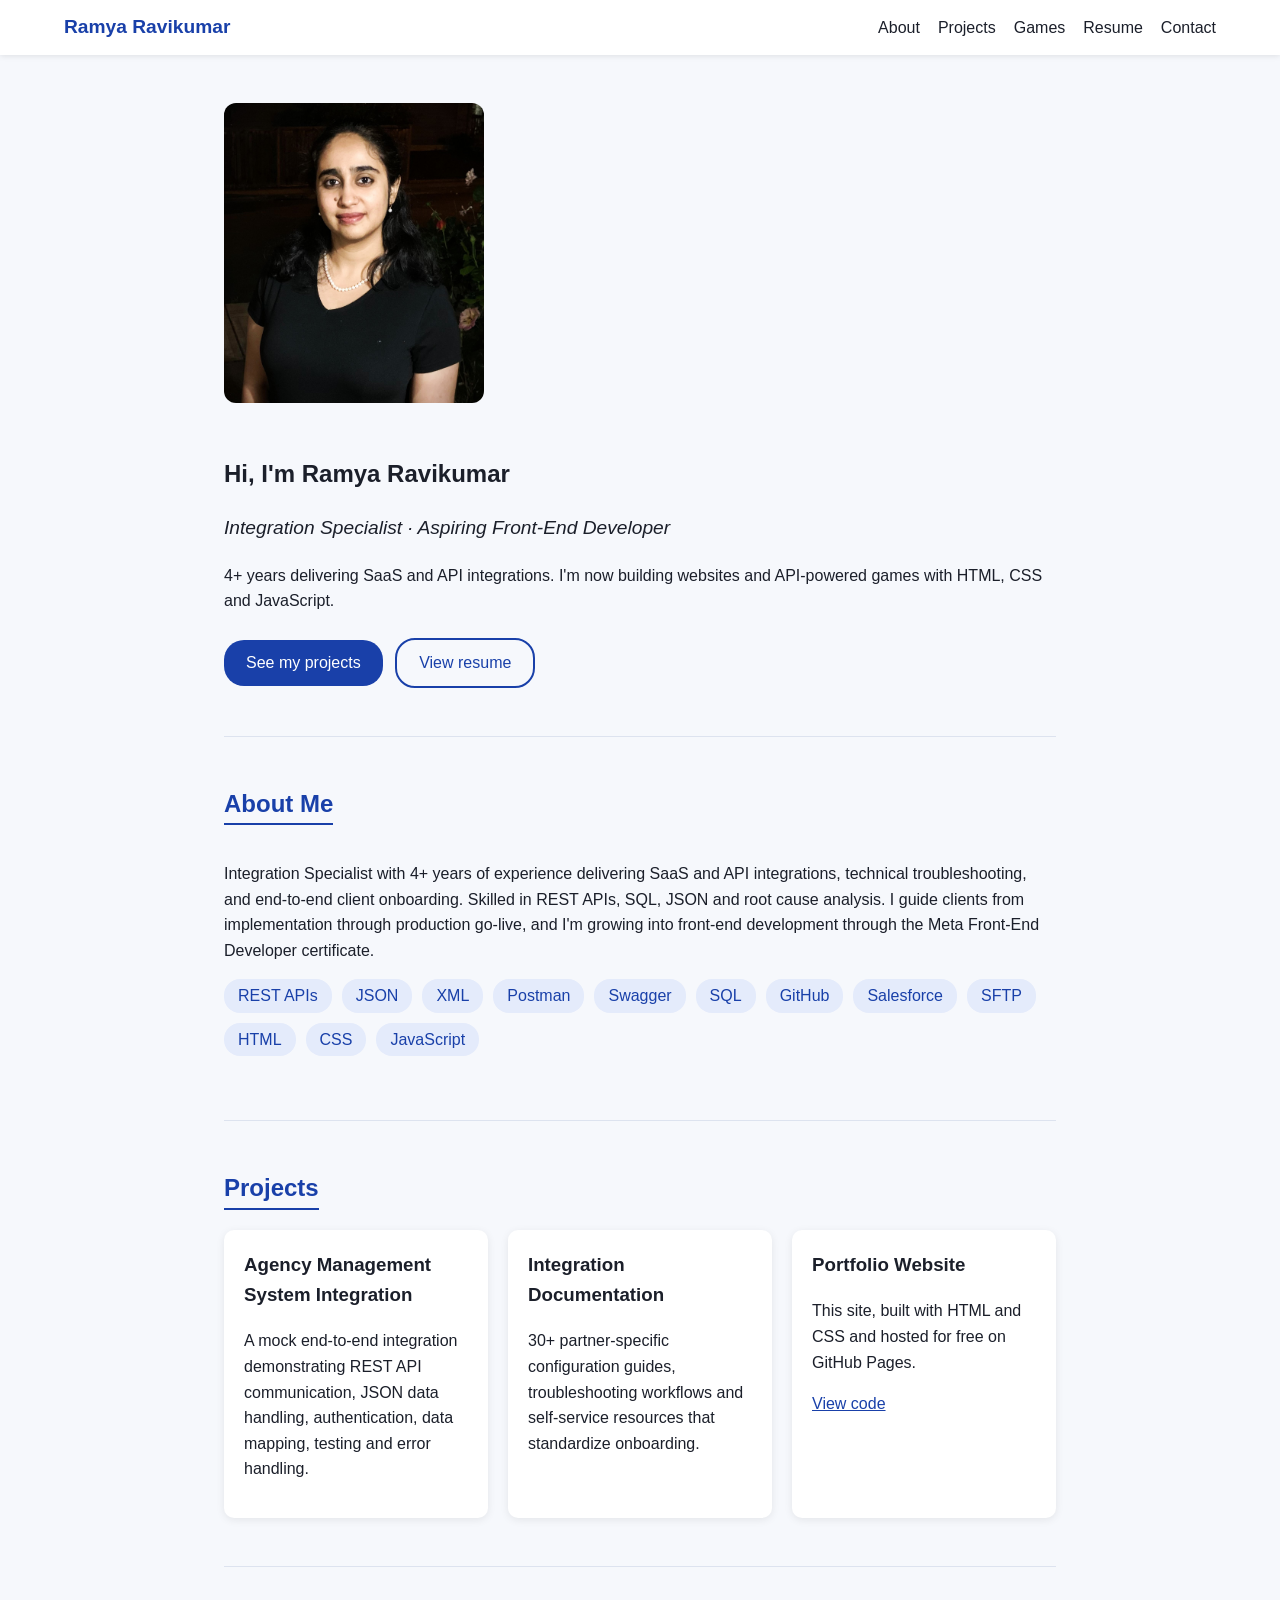
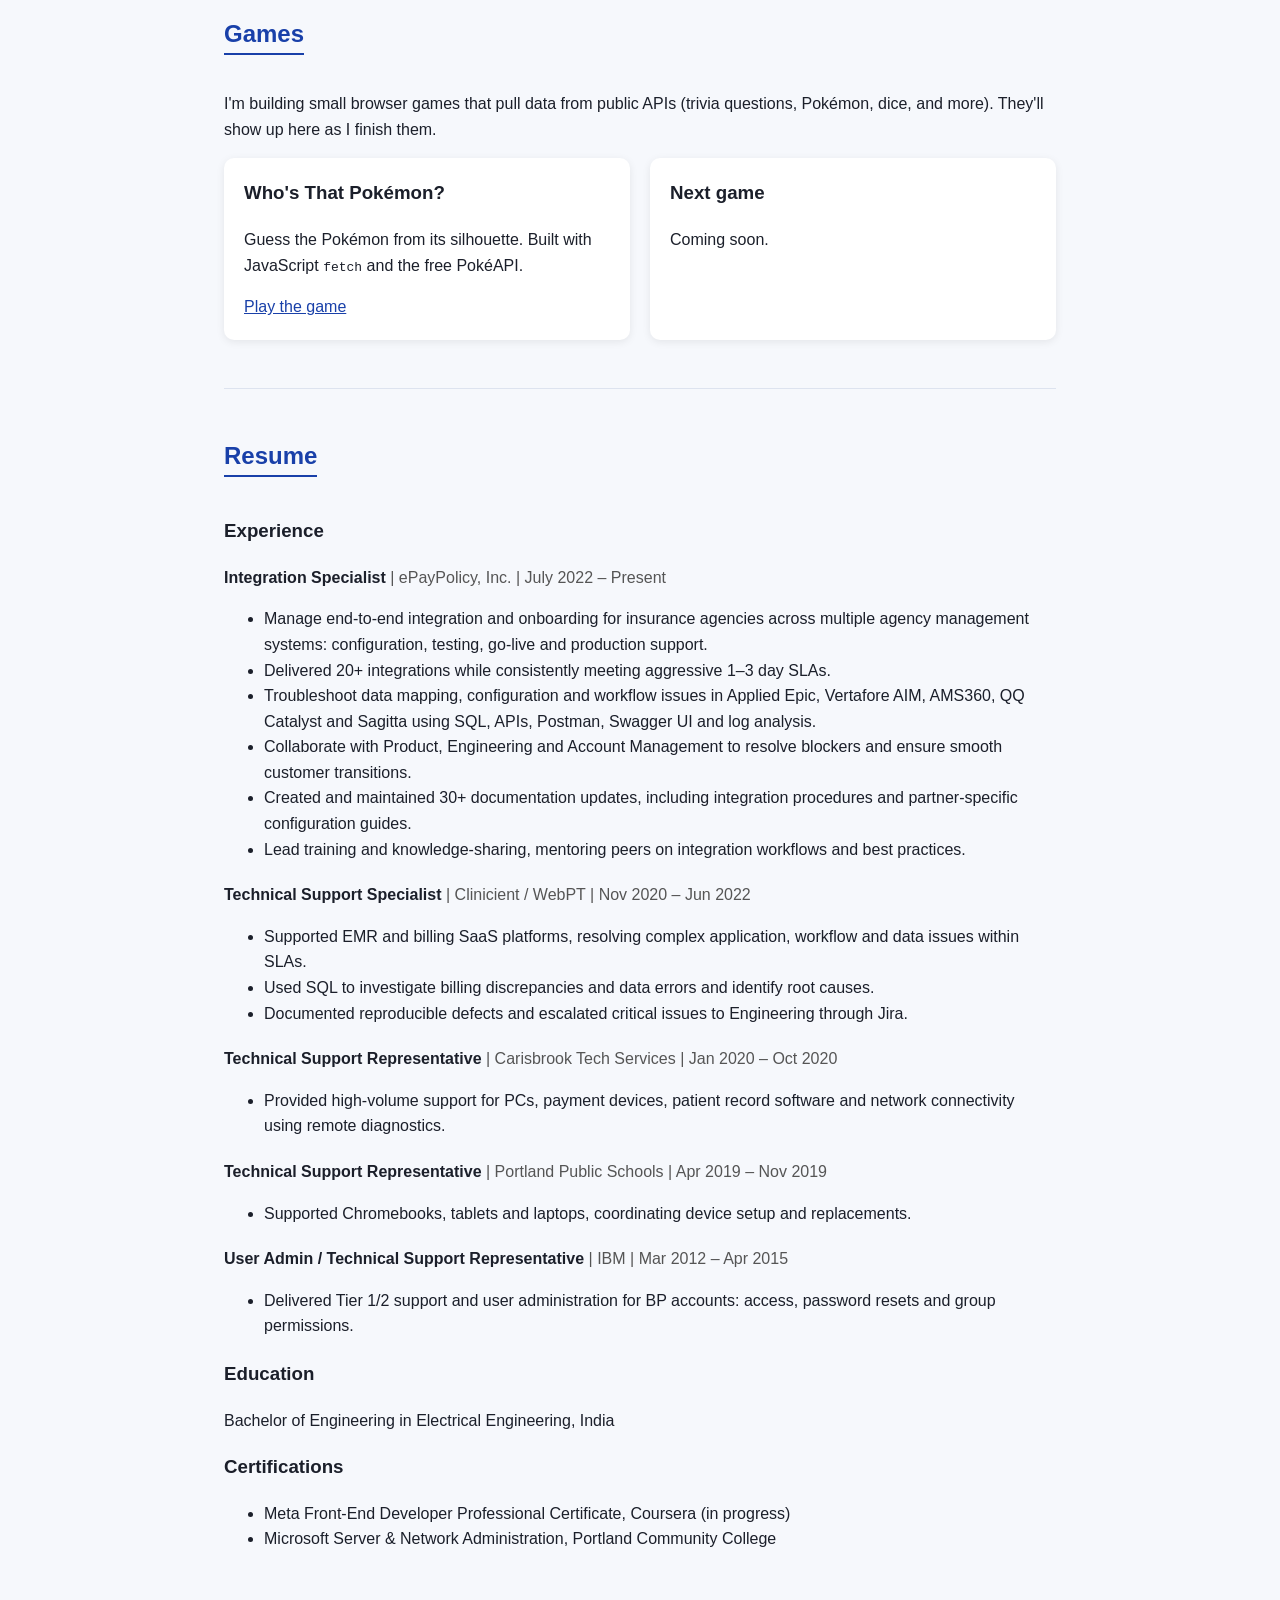
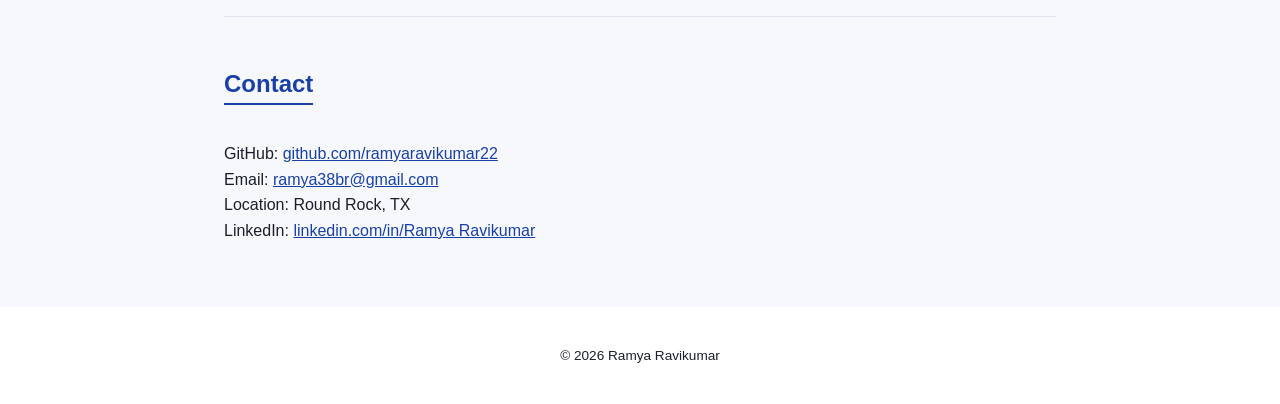
<file: index.html>
<!DOCTYPE html>
<html lang="en">
<head>
  <meta charset="UTF-8">
  <meta name="viewport" content="width=device-width, initial-scale=1.0">
  <meta name="description" content="Portfolio of Ramya Ravikumar, web development student: resume, projects and games.">
  <title>Ramya Ravikumar | Web Developer Portfolio</title>
  <link rel="stylesheet" href="css/style.css">
</head>
<body>

  <header class="site-header">
    <a href="#home" class="brand">Ramya Ravikumar</a>
    <nav>
      <a href="#about">About</a>
      <a href="#projects">Projects</a>
      <a href="#games">Games</a>
      <a href="#resume">Resume</a>
      <a href="#contact">Contact</a>
    </nav>
  </header>

  <main>
    <!-- HOME -->
    <section id="home" class="hero">
      <img src="images/profile.jpg" class="profile-pic" alt="Headshot of Ramya Ravikumar">
      <div>
        <h1>Hi, I'm Ramya Ravikumar</h1>
        <p class="tagline">Integration Specialist &middot; Aspiring Front-End Developer</p>
        <p>4+ years delivering SaaS and API integrations. I'm now building websites and API-powered games with HTML, CSS and JavaScript.</p>
        <a class="btn" href="#projects">See my projects</a>
        <a class="btn btn-outline" href="#resume">View resume</a>
      </div>
    </section>

    <!-- ABOUT -->
    <section id="about">
      <h2>About Me</h2>
      <p>
        Integration Specialist with 4+ years of experience delivering SaaS and API integrations,
        technical troubleshooting, and end-to-end client onboarding. Skilled in REST APIs, SQL, JSON
        and root cause analysis. I guide clients from implementation through production go-live, and
        I'm growing into front-end development through the Meta Front-End Developer certificate.
      </p>
      <ul class="skills">
        <li>REST APIs</li><li>JSON</li><li>XML</li><li>Postman</li><li>Swagger</li>
        <li>SQL</li><li>GitHub</li><li>Salesforce</li><li>SFTP</li>
        <li>HTML</li><li>CSS</li><li>JavaScript</li>
      </ul>
    </section>

    <!-- PROJECTS -->
    <section id="projects">
      <h2>Projects</h2>
      <div class="cards">
        <article class="card">
          <h3>Agency Management System Integration</h3>
          <p>A mock end-to-end integration demonstrating REST API communication, JSON data handling, authentication, data mapping, testing and error handling.</p>
          <!-- TODO: add the GitHub link once this project is in a repo -->
        </article>
        <article class="card">
          <h3>Integration Documentation</h3>
          <p>30+ partner-specific configuration guides, troubleshooting workflows and self-service resources that standardize onboarding.</p>
        </article>
        <article class="card">
          <h3>Portfolio Website</h3>
          <p>This site, built with HTML and CSS and hosted for free on GitHub Pages.</p>
          <a href="https://github.com/ramyaravikumar22/web101_Ramya_Ravikumar">View code</a>
        </article>
      </div>
    </section>

    <!-- GAMES -->
    <section id="games">
      <h2>Games</h2>
      <p>I'm building small browser games that pull data from public APIs (trivia questions, Pokémon, dice, and more). They'll show up here as I finish them.</p>
      <div class="cards">
        <article class="card">
          <h3>Who's That Pokémon?</h3>
          <p>Guess the Pokémon from its silhouette. Built with JavaScript <code>fetch</code> and the free PokéAPI.</p>
          <a href="games/pokemon/index.html">Play the game</a>
        </article>
        <article class="card">
          <h3>Next game</h3>
          <p>Coming soon.</p>
        </article>
      </div>
    </section>

    <!-- RESUME -->
    <section id="resume">
      <h2>Resume</h2>
      <h3>Experience</h3>
      <div class="job"><h4>Integration Specialist <span>| ePayPolicy, Inc. | July 2022 &ndash; Present</span></h4><ul><li>Manage end-to-end integration and onboarding for insurance agencies across multiple agency management systems: configuration, testing, go-live and production support.</li><li>Delivered 20+ integrations while consistently meeting aggressive 1&ndash;3 day SLAs.</li><li>Troubleshoot data mapping, configuration and workflow issues in Applied Epic, Vertafore AIM, AMS360, QQ Catalyst and Sagitta using SQL, APIs, Postman, Swagger UI and log analysis.</li><li>Collaborate with Product, Engineering and Account Management to resolve blockers and ensure smooth customer transitions.</li><li>Created and maintained 30+ documentation updates, including integration procedures and partner-specific configuration guides.</li><li>Lead training and knowledge-sharing, mentoring peers on integration workflows and best practices.</li></ul></div>
      <div class="job"><h4>Technical Support Specialist <span>| Clinicient / WebPT | Nov 2020 &ndash; Jun 2022</span></h4><ul><li>Supported EMR and billing SaaS platforms, resolving complex application, workflow and data issues within SLAs.</li><li>Used SQL to investigate billing discrepancies and data errors and identify root causes.</li><li>Documented reproducible defects and escalated critical issues to Engineering through Jira.</li></ul></div>
      <div class="job"><h4>Technical Support Representative <span>| Carisbrook Tech Services | Jan 2020 &ndash; Oct 2020</span></h4><ul><li>Provided high-volume support for PCs, payment devices, patient record software and network connectivity using remote diagnostics.</li></ul></div>
      <div class="job"><h4>Technical Support Representative <span>| Portland Public Schools | Apr 2019 &ndash; Nov 2019</span></h4><ul><li>Supported Chromebooks, tablets and laptops, coordinating device setup and replacements.</li></ul></div>
      <div class="job"><h4>User Admin / Technical Support Representative <span>| IBM | Mar 2012 &ndash; Apr 2015</span></h4><ul><li>Delivered Tier 1/2 support and user administration for BP accounts: access, password resets and group permissions.</li></ul></div>
      <h3>Education</h3>
      <p>Bachelor of Engineering in Electrical Engineering, India</p>
      <h3>Certifications</h3>
      <ul>
        <li>Meta Front-End Developer Professional Certificate, Coursera (in progress)</li>
        <li>Microsoft Server &amp; Network Administration, Portland Community College</li>
      </ul>
      <!-- Add resume.pdf (without your phone number) to this folder, then uncomment:
      <a class="btn" href="resume.pdf" download>Download PDF</a>
      -->
    </section>

    <!-- CONTACT -->
    <section id="contact">
      <h2>Contact</h2>
      <ul class="contact-list">
        <li>GitHub: <a href="https://github.com/ramyaravikumar22">github.com/ramyaravikumar22</a></li>
        <li>Email: <a href="mailto:ramya38br@gmail.com">ramya38br@gmail.com</a></li>
        <li>Location: Round Rock, TX</li>
        <!-- TODO: add your LinkedIn link -->
         <li>LinkedIn: <a href="https://www.linkedin.com/in/ramya-ravikumar-23564553">linkedin.com/in/Ramya Ravikumar</a></li>
      </ul>
    </section>
  </main>

  <footer>
    <p>&copy; 2026 Ramya Ravikumar</p>
  </footer>

</body>
</html>
</file>
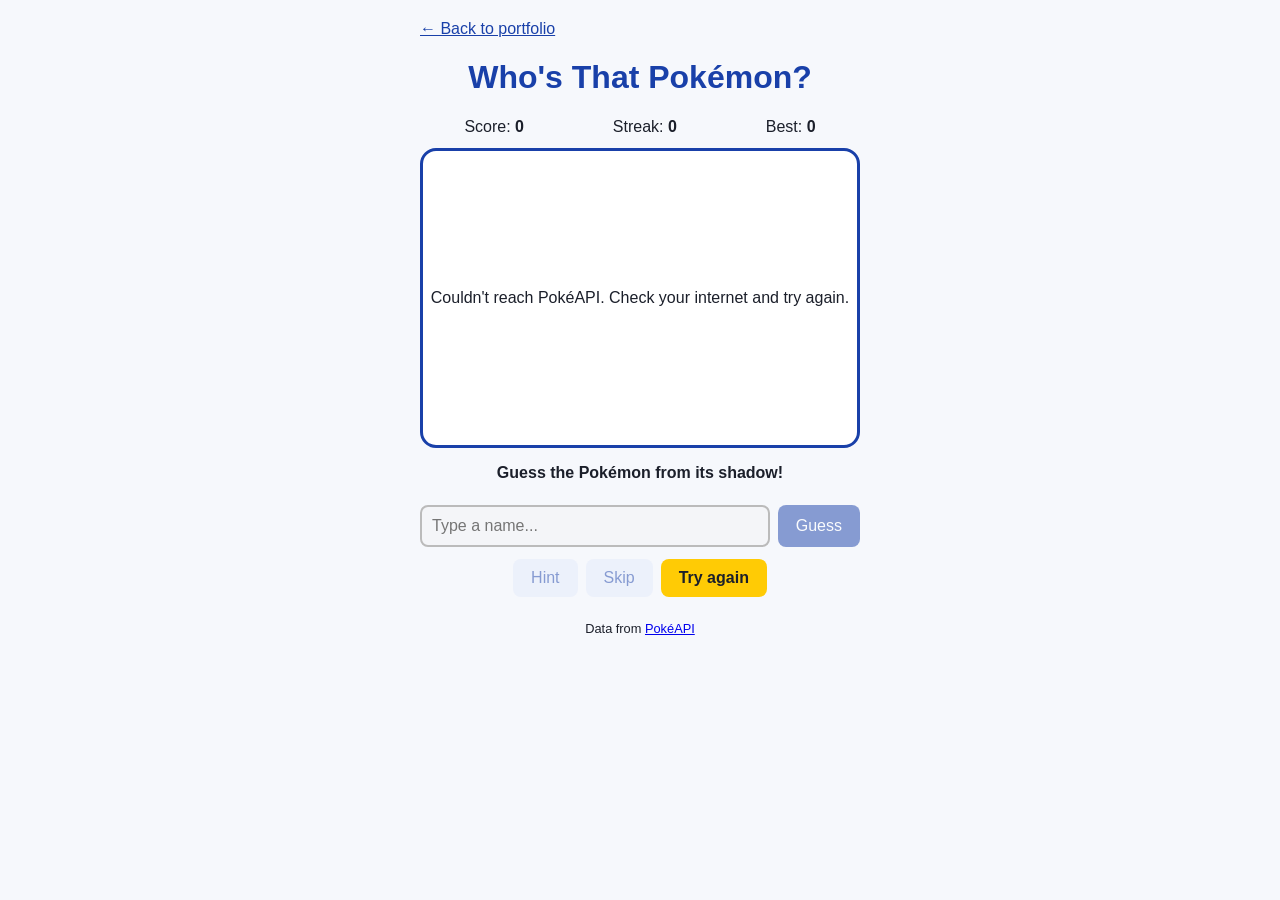
<file: games/pokemon/index.html>
<!DOCTYPE html>
<html lang="en">
<head>
  <meta charset="UTF-8">
  <meta name="viewport" content="width=device-width, initial-scale=1.0">
  <title>Who's That Pokémon?</title>
  <link rel="stylesheet" href="style.css">
</head>
<body>
  <main class="game">
    <a class="back" href="../../index.html#games">&larr; Back to portfolio</a>
    <h1>Who's That Pokémon?</h1>

    <div class="scoreboard">
      <span>Score: <strong id="score">0</strong></span>
      <span>Streak: <strong id="streak">0</strong></span>
      <span>Best: <strong id="best">0</strong></span>
    </div>

    <div class="stage">
      <p id="loading">Loading...</p>
      <img id="pokemon-img" alt="Silhouette of a mystery Pokémon" hidden>
    </div>

    <p id="message" aria-live="polite">Guess the Pokémon from its shadow!</p>

    <form id="guess-form" autocomplete="off">
      <input id="guess-input" type="text" placeholder="Type a name..." aria-label="Your guess" required>
      <button type="submit" id="guess-btn">Guess</button>
    </form>

    <div class="actions">
      <button id="hint-btn" type="button" class="secondary">Hint</button>
      <button id="skip-btn" type="button" class="secondary">Skip</button>
      <button id="next-btn" type="button" hidden>Next Pokémon &rarr;</button>
    </div>

    <p class="credit">Data from <a href="https://pokeapi.co/">PokéAPI</a></p>
  </main>

  <script src="script.js"></script>
</body>
</html>
</file>
<file: css/style.css>
:root {
  --blue: #1940a9;
  --ink: #1b1f2a;
  --bg: #f6f8fc;
  --card: #ffffff;
}

* { box-sizing: border-box; }
html { scroll-behavior: smooth; }

body {
  margin: 0;
  font-family: Arial, Helvetica, sans-serif;
  color: var(--ink);
  background: var(--bg);
  line-height: 1.6;
}

a { color: var(--blue); }

.site-header {
  position: sticky;
  top: 0;
  z-index: 10;
  display: flex;
  flex-wrap: wrap;
  justify-content: space-between;
  align-items: center;
  gap: 8px;
  padding: 12px 5%;
  background: #fff;
  box-shadow: 0 1px 6px rgba(0, 0, 0, .1);
}
.brand { font-weight: bold; font-size: 1.2rem; text-decoration: none; }
nav { display: flex; flex-wrap: wrap; gap: 18px; }
nav a { text-decoration: none; color: var(--ink); }
nav a:hover { color: var(--blue); }

main { max-width: 960px; margin: 0 auto; padding: 0 5%; }
section { padding: 48px 0; border-bottom: 1px solid #dde3ef; }
section:last-child { border-bottom: none; }
h2 { color: var(--blue); border-bottom: 2px solid var(--blue); display: inline-block; margin-top: 0; }

.hero { display: flex; flex-wrap: wrap; align-items: center; gap: 32px; }
.profile-pic { width: 260px; height: 300px; object-fit: cover; border-radius: 12px; }
.tagline { font-style: italic; font-size: 1.2rem; margin-top: 0; }

.btn {
  display: inline-block;
  margin: 8px 8px 0 0;
  padding: 10px 22px;
  border-radius: 20px;
  background: var(--blue);
  color: #fff;
  text-decoration: none;
}
.btn-outline { background: transparent; color: var(--blue); border: 2px solid var(--blue); }

.skills { list-style: none; padding: 0; display: flex; flex-wrap: wrap; gap: 10px; }
.skills li { background: #e4ebfb; color: var(--blue); padding: 4px 14px; border-radius: 16px; }

.cards { display: grid; grid-template-columns: repeat(auto-fit, minmax(240px, 1fr)); gap: 20px; }
.card { background: var(--card); padding: 20px; border-radius: 10px; box-shadow: 0 2px 8px rgba(0, 0, 0, .08); }
.card h3 { margin-top: 0; }

.contact-list { list-style: none; padding: 0; }

footer { text-align: center; padding: 24px; font-size: .85rem; background: #fff; }

.job { margin-bottom: 20px; }
.job h4 { margin: 0 0 6px; }
.job h4 span { font-weight: normal; color: #555; }
</file>
<file: games/pokemon/style.css>
:root {
  --blue: #1940a9;
  --yellow: #ffcb05;
  --bg: #f6f8fc;
}

* { box-sizing: border-box; }

body {
  margin: 0;
  font-family: Arial, Helvetica, sans-serif;
  background: var(--bg);
  color: #1b1f2a;
  text-align: center;
}

.game { max-width: 480px; margin: 0 auto; padding: 20px; }
.back { display: block; text-align: left; color: var(--blue); }
h1 { color: var(--blue); }

.scoreboard { display: flex; justify-content: space-around; margin-bottom: 12px; }

.stage {
  background: #fff;
  border: 3px solid var(--blue);
  border-radius: 16px;
  min-height: 300px;
  display: flex;
  align-items: center;
  justify-content: center;
}
#pokemon-img { width: 280px; height: 280px; object-fit: contain; }

/* The silhouette: brightness(0) turns every pixel black. */
#pokemon-img.hidden-pokemon { filter: brightness(0); }
/* On reveal we remove that class; the transition fades the colour in. */
#pokemon-img { transition: filter 0.6s ease; }

#message { min-height: 1.6em; font-weight: bold; }
#message.correct { color: #1a7f37; }
#message.wrong { color: #c0392b; }

#guess-form { display: flex; gap: 8px; }
#guess-input { flex: 1; padding: 10px; font-size: 1rem; border: 2px solid #bbb; border-radius: 8px; }

button {
  padding: 10px 18px;
  font-size: 1rem;
  border: none;
  border-radius: 8px;
  background: var(--blue);
  color: #fff;
  cursor: pointer;
}
button:disabled { opacity: .5; cursor: not-allowed; }
button.secondary { background: #e4ebfb; color: var(--blue); }
.actions { margin-top: 12px; display: flex; gap: 8px; justify-content: center; }
#next-btn { background: var(--yellow); color: #1b1f2a; font-weight: bold; }

.credit { font-size: .8rem; margin-top: 24px; }
[hidden] { display: none !important; }
</file>
